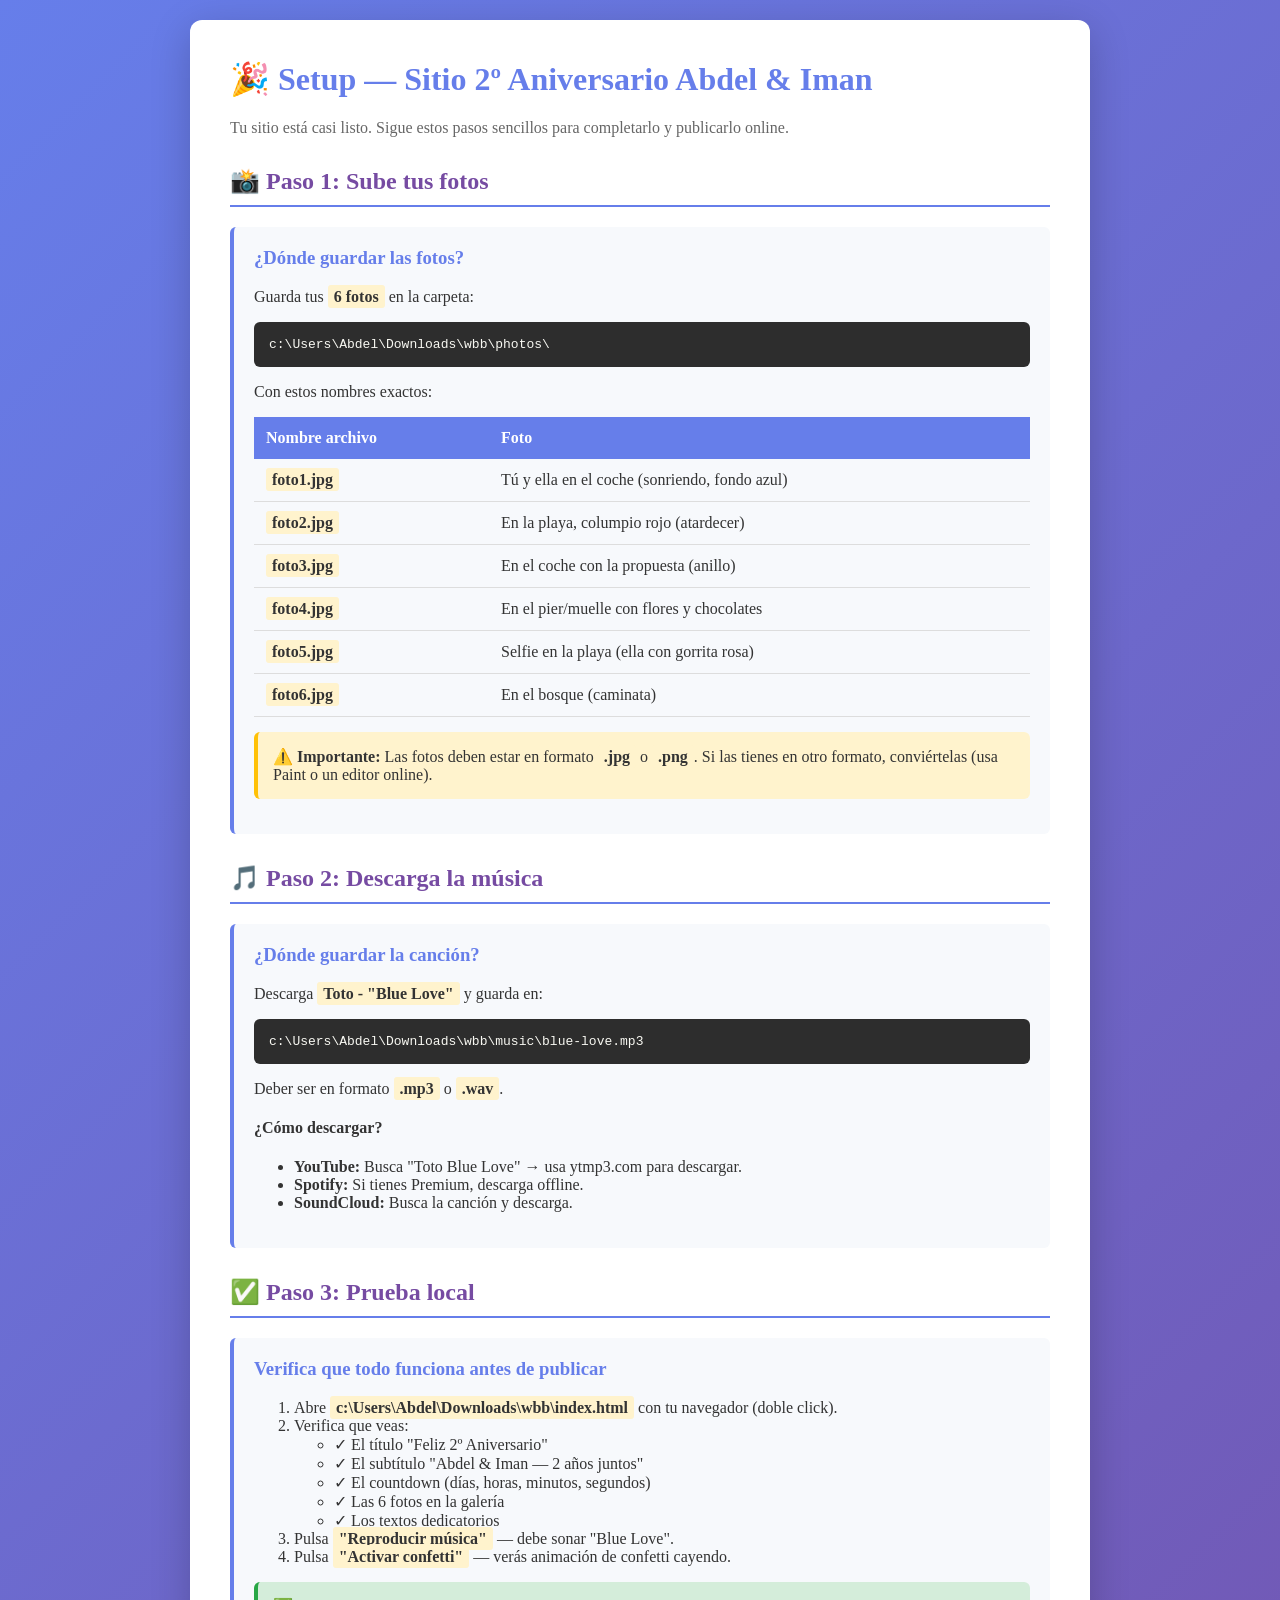
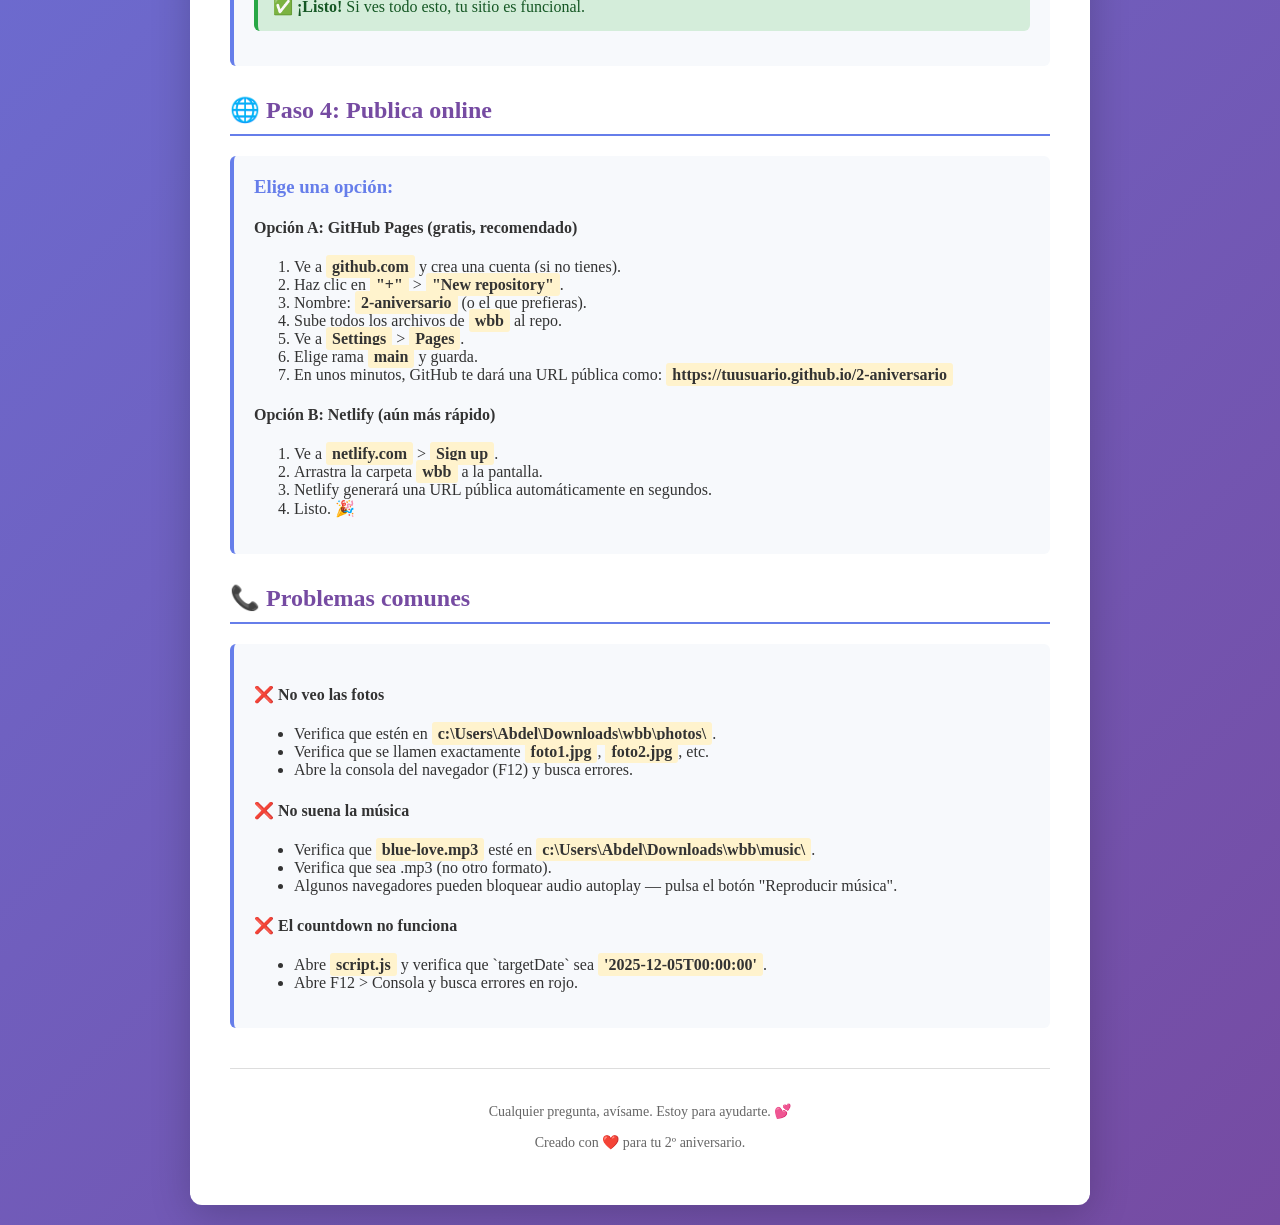
<file: INSTRUCCIONES.html>
<!doctype html>
<html lang="es">
<head>
  <meta charset="utf-8">
  <meta name="viewport" content="width=device-width,initial-scale=1">
  <title>Instrucciones de Setup — 2º Aniversario</title>
  <style>
    * { box-sizing: border-box; }
    body { font-family: -apple-system, BlinkMacSystemFont, 'Segoe UI', Roboto; margin: 0; padding: 20px; background: linear-gradient(135deg, #667eea 0%, #764ba2 100%); color: #333; }
    .container { max-width: 900px; margin: 0 auto; background: white; padding: 40px; border-radius: 12px; box-shadow: 0 10px 40px rgba(0,0,0,0.2); }
    h1 { color: #667eea; margin-top: 0; }
    h2 { color: #764ba2; margin-top: 30px; border-bottom: 2px solid #667eea; padding-bottom: 10px; }
    .step { background: #f7f9fc; padding: 20px; margin: 15px 0; border-left: 4px solid #667eea; border-radius: 6px; }
    .step h3 { margin-top: 0; color: #667eea; }
    .code { background: #2d2d2d; color: #f8f8f2; padding: 15px; border-radius: 6px; overflow-x: auto; font-family: 'Courier New', monospace; font-size: 13px; }
    .highlight { background: #fff3cd; padding: 3px 6px; border-radius: 3px; font-weight: 600; }
    .check { color: #28a745; font-weight: bold; }
    .warning { background: #fff3cd; border-left: 4px solid #ffc107; padding: 15px; margin: 15px 0; border-radius: 6px; }
    .success { background: #d4edda; border-left: 4px solid #28a745; padding: 15px; margin: 15px 0; border-radius: 6px; color: #155724; }
    table { width: 100%; border-collapse: collapse; margin: 15px 0; }
    table th { background: #667eea; color: white; padding: 12px; text-align: left; }
    table td { padding: 12px; border-bottom: 1px solid #ddd; }
    table tr:hover { background: #f7f9fc; }
    footer { margin-top: 40px; padding-top: 20px; border-top: 1px solid #ddd; text-align: center; color: #666; font-size: 14px; }
  </style>
</head>
<body>
  <div class="container">
    <h1>🎉 Setup — Sitio 2º Aniversario Abdel & Iman</h1>
    <p style="font-size: 16px; color: #666;">Tu sitio está casi listo. Sigue estos pasos sencillos para completarlo y publicarlo online.</p>

    <h2>📸 Paso 1: Sube tus fotos</h2>
    <div class="step">
      <h3>¿Dónde guardar las fotos?</h3>
      <p>Guarda tus <span class="highlight">6 fotos</span> en la carpeta:</p>
      <div class="code">c:\Users\Abdel\Downloads\wbb\photos\</div>
      <p>Con estos nombres exactos:</p>
      <table>
        <tr>
          <th>Nombre archivo</th>
          <th>Foto</th>
        </tr>
        <tr>
          <td><span class="highlight">foto1.jpg</span></td>
          <td>Tú y ella en el coche (sonriendo, fondo azul)</td>
        </tr>
        <tr>
          <td><span class="highlight">foto2.jpg</span></td>
          <td>En la playa, columpio rojo (atardecer)</td>
        </tr>
        <tr>
          <td><span class="highlight">foto3.jpg</span></td>
          <td>En el coche con la propuesta (anillo)</td>
        </tr>
        <tr>
          <td><span class="highlight">foto4.jpg</span></td>
          <td>En el pier/muelle con flores y chocolates</td>
        </tr>
        <tr>
          <td><span class="highlight">foto5.jpg</span></td>
          <td>Selfie en la playa (ella con gorrita rosa)</td>
        </tr>
        <tr>
          <td><span class="highlight">foto6.jpg</span></td>
          <td>En el bosque (caminata)</td>
        </tr>
      </table>
      <div class="warning">
        <strong>⚠️ Importante:</strong> Las fotos deben estar en formato <span class="highlight">.jpg</span> o <span class="highlight">.png</span>. Si las tienes en otro formato, conviértelas (usa Paint o un editor online).
      </div>
    </div>

    <h2>🎵 Paso 2: Descarga la música</h2>
    <div class="step">
      <h3>¿Dónde guardar la canción?</h3>
      <p>Descarga <span class="highlight">Toto - "Blue Love"</span> y guarda en:</p>
      <div class="code">c:\Users\Abdel\Downloads\wbb\music\blue-love.mp3</div>
      <p>Deber ser en formato <span class="highlight">.mp3</span> o <span class="highlight">.wav</span>.</p>
      
      <h4>¿Cómo descargar?</h4>
      <ul>
        <li><strong>YouTube:</strong> Busca "Toto Blue Love" → usa ytmp3.com para descargar.</li>
        <li><strong>Spotify:</strong> Si tienes Premium, descarga offline.</li>
        <li><strong>SoundCloud:</strong> Busca la canción y descarga.</li>
      </ul>
    </div>

    <h2>✅ Paso 3: Prueba local</h2>
    <div class="step">
      <h3>Verifica que todo funciona antes de publicar</h3>
      <ol>
        <li>Abre <span class="highlight">c:\Users\Abdel\Downloads\wbb\index.html</span> con tu navegador (doble click).</li>
        <li>Verifica que veas:
          <ul>
            <li>✓ El título "Feliz 2º Aniversario"</li>
            <li>✓ El subtítulo "Abdel & Iman — 2 años juntos"</li>
            <li>✓ El countdown (días, horas, minutos, segundos)</li>
            <li>✓ Las 6 fotos en la galería</li>
            <li>✓ Los textos dedicatorios</li>
          </ul>
        </li>
        <li>Pulsa <span class="highlight">"Reproducir música"</span> — debe sonar "Blue Love".</li>
        <li>Pulsa <span class="highlight">"Activar confetti"</span> — verás animación de confetti cayendo.</li>
      </ol>
      <div class="success">
        <strong>✅ ¡Listo!</strong> Si ves todo esto, tu sitio es funcional.
      </div>
    </div>

    <h2>🌐 Paso 4: Publica online</h2>
    <div class="step">
      <h3>Elige una opción:</h3>
      
      <h4>Opción A: GitHub Pages (gratis, recomendado)</h4>
      <ol>
        <li>Ve a <span class="highlight">github.com</span> y crea una cuenta (si no tienes).</li>
        <li>Haz clic en <span class="highlight">"+"</span> > <span class="highlight">"New repository"</span>.</li>
        <li>Nombre: <span class="highlight">2-aniversario</span> (o el que prefieras).</li>
        <li>Sube todos los archivos de <span class="highlight">wbb</span> al repo.</li>
        <li>Ve a <span class="highlight">Settings</span> > <span class="highlight">Pages</span>.</li>
        <li>Elige rama <span class="highlight">main</span> y guarda.</li>
        <li>En unos minutos, GitHub te dará una URL pública como: <span class="highlight">https://tuusuario.github.io/2-aniversario</span></li>
      </ol>

      <h4>Opción B: Netlify (aún más rápido)</h4>
      <ol>
        <li>Ve a <span class="highlight">netlify.com</span> > <span class="highlight">Sign up</span>.</li>
        <li>Arrastra la carpeta <span class="highlight">wbb</span> a la pantalla.</li>
        <li>Netlify generará una URL pública automáticamente en segundos.</li>
        <li>Listo. 🎉</li>
      </ol>
    </div>

    <h2>📞 Problemas comunes</h2>
    <div class="step">
      <h4>❌ No veo las fotos</h4>
      <ul>
        <li>Verifica que estén en <span class="highlight">c:\Users\Abdel\Downloads\wbb\photos\</span>.</li>
        <li>Verifica que se llamen exactamente <span class="highlight">foto1.jpg</span>, <span class="highlight">foto2.jpg</span>, etc.</li>
        <li>Abre la consola del navegador (F12) y busca errores.</li>
      </ul>

      <h4>❌ No suena la música</h4>
      <ul>
        <li>Verifica que <span class="highlight">blue-love.mp3</span> esté en <span class="highlight">c:\Users\Abdel\Downloads\wbb\music\</span>.</li>
        <li>Verifica que sea .mp3 (no otro formato).</li>
        <li>Algunos navegadores pueden bloquear audio autoplay — pulsa el botón "Reproducir música".</li>
      </ul>

      <h4>❌ El countdown no funciona</h4>
      <ul>
        <li>Abre <span class="highlight">script.js</span> y verifica que `targetDate` sea <span class="highlight">'2025-12-05T00:00:00'</span>.</li>
        <li>Abre F12 > Consola y busca errores en rojo.</li>
      </ul>
    </div>

    <footer>
      <p>Cualquier pregunta, avísame. Estoy para ayudarte. 💕</p>
      <p>Creado con ❤️ para tu 2º aniversario.</p>
    </footer>
  </div>
</body>
</html>
</file>
